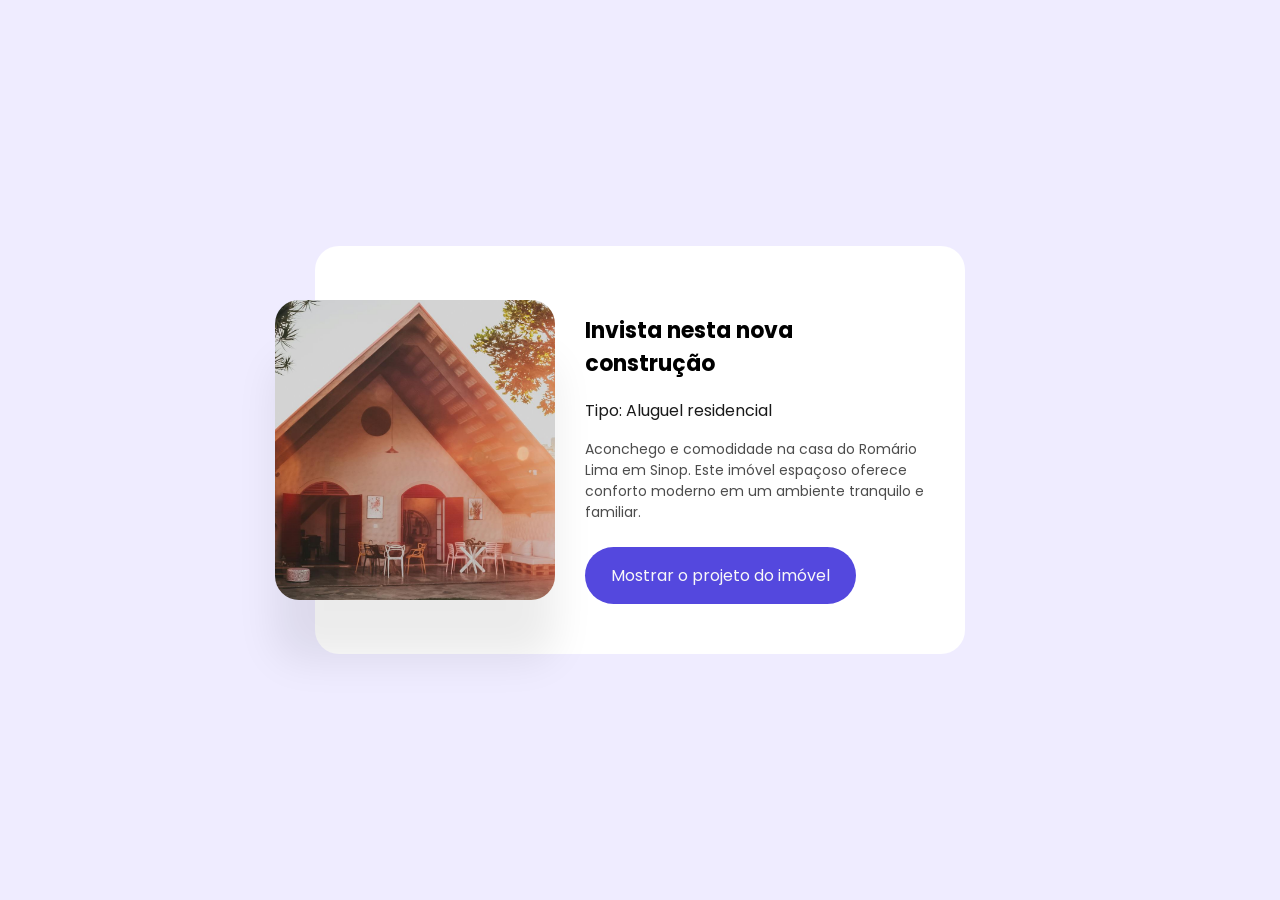
<file: card-1/index.html>
<!DOCTYPE html>
<html lang="pt-br">
  <head>
    <meta charset="UTF-8" />
    <meta http-equiv="X-UA-Compatible" content="IE=edge" />
    <meta name="viewport" content="width=device-width, initial-scale=1.0" />
    <title>Card 1</title>
    <link rel="stylesheet" href="styles.css" />
    <link rel="preconnect" href="https://fonts.googleapis.com" />
    <link rel="preconnect" href="https://fonts.gstatic.com" crossorigin />
    <link
      href="https://fonts.googleapis.com/css2?family=Poppins:wght@300;400;500&display=swap"
      rel="stylesheet"
    />
  </head>
  <body>
    <div class="card">
      <img src="pexels-matheus-bertelli-2980955.jpg" />
      <div>
        <h2>Invista nesta nova construção</h2>
        <h3>Tipo: Aluguel residencial</h3>
        <p>
          Aconchego e comodidade na casa do Romário Lima em Sinop. Este imóvel espaçoso oferece conforto moderno em um ambiente tranquilo e familiar.
        </p>
        <button>Mostrar o projeto do imóvel</button>
      </div>
    </div>
  </body>
</html>
</file>
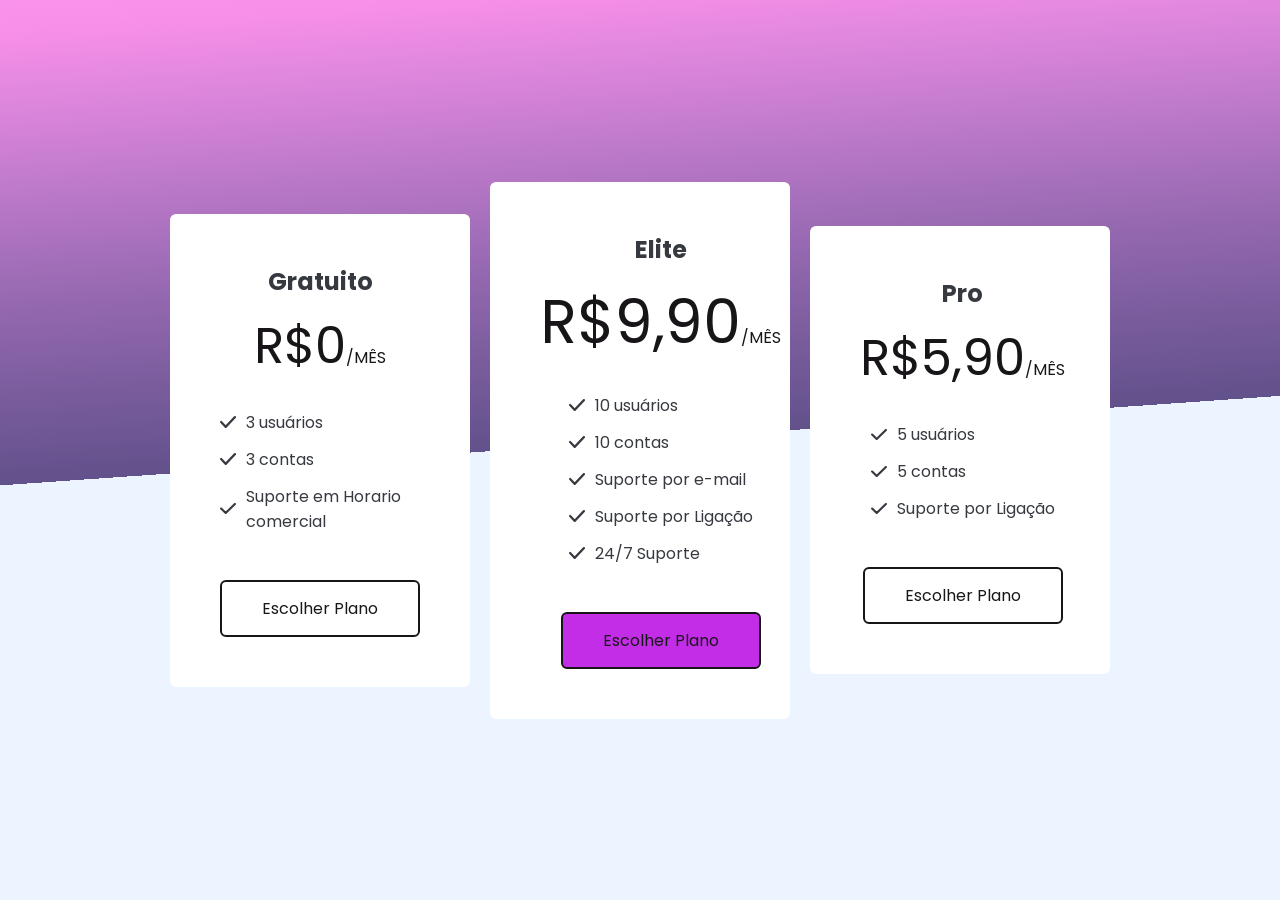
<file: card-2/index.html>
<!DOCTYPE html>
<html lang="pt-br">
  <head>
    <meta charset="UTF-8" />
    <meta http-equiv="X-UA-Compatible" content="IE=edge" />
    <meta name="viewport" content="width=device-width, initial-scale=1.0" />
    <title>Card 2</title>
    <link rel="stylesheet" href="styles.css" />
    <link rel="preconnect" href="https://fonts.googleapis.com" />
    <link rel="preconnect" href="https://fonts.gstatic.com" crossorigin />
    <link
      href="https://fonts.googleapis.com/css2?family=Poppins:wght@300;400;500&display=swap"
      rel="stylesheet"
    />
  </head>
  <body>
    <div class="background"></div>
    <article class="card">
      <h2>Gratuito</h2>
      <var><abbr>R$</abbr>0<small>/MÊS</small></var>
      <ul>
        <li>
          <img src="check.svg" />
          <p>3 usuários</p>
        </li>
        <li>
          <img src="check.svg" />
          <p>3 contas</p>
        </li>
        <li>
          <img src="check.svg" />
          <p>Suporte em Horario comercial</p>
        </li>
      </ul>
      <button>Escolher Plano</button>
    </article>
    <article class="card primary">
      <h2>Elite</h2>
      <var><abbr>R$</abbr>9,90<small>/MÊS</small></var>
      <ul>
        <li>
          <img src="check.svg" />
          <p>10 usuários</p>
        </li>
        <li>
          <img src="check.svg" />
          <p>10 contas</p>
        </li>
        <li>
          <img src="check.svg" />
          <p>Suporte por e-mail</p>
        </li>
        <li>
          <img src="check.svg" />
          <p>Suporte por Ligação</p>
        </li>
        <li>
          <img src="check.svg" />
          <p>24/7 Suporte</p>
        </li>
      </ul>
      <button class="primary">Escolher Plano</button>
    </article>
    <article class="card">
      <h2>Pro</h2>
      <var><abbr>R$</abbr>5,90<small>/MÊS</small></var>
      <ul>
        <li>
          <img src="check.svg" />
          <p>5 usuários</p>
        </li>
        <li>
          <img src="check.svg" />
          <p>5 contas</p>
        </li>
        <li>
          <img src="check.svg" />
          <p>Suporte por Ligação</p>
        </li>
      </ul>
      <button>Escolher Plano</button>
    </article>
  </body>
</html>
</file>
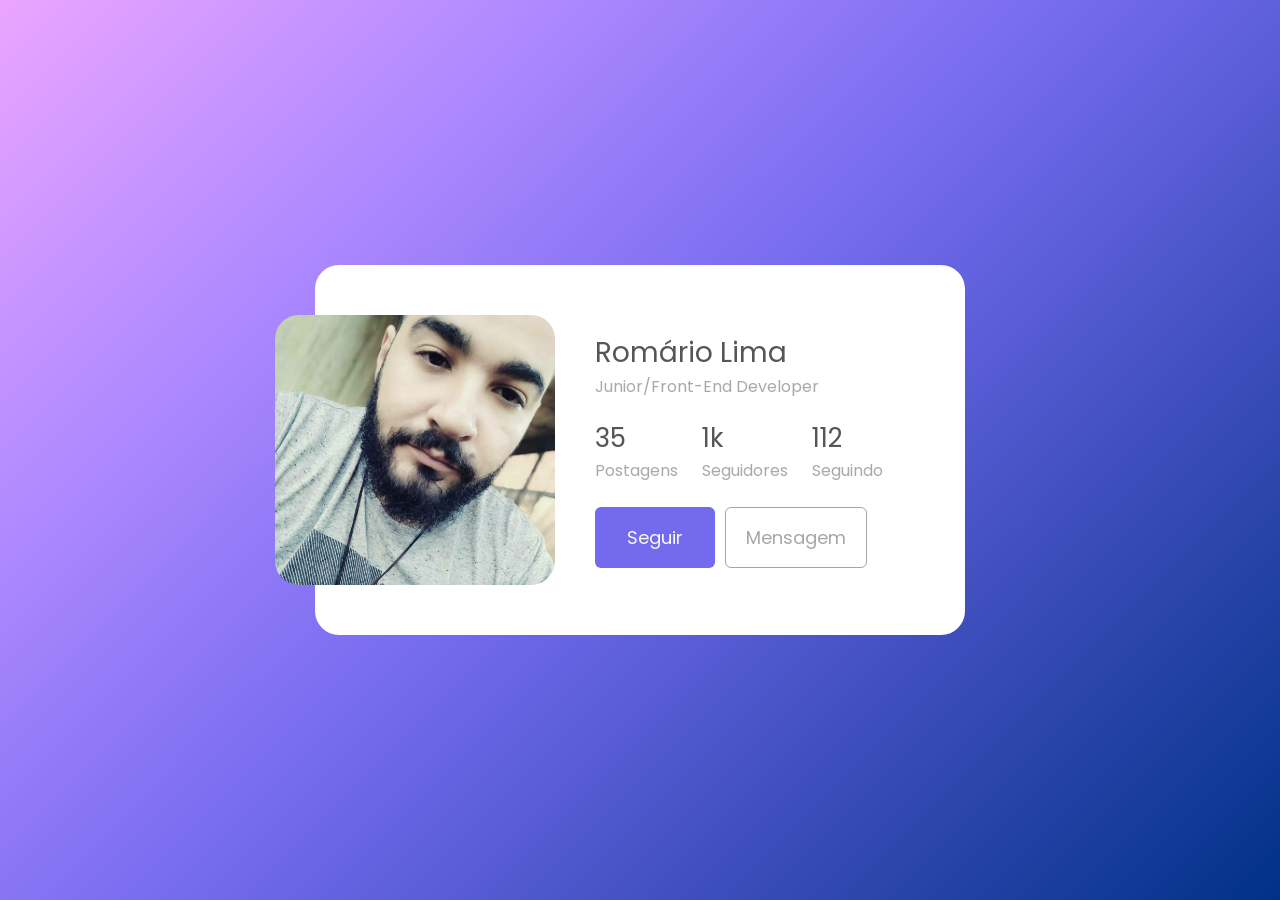
<file: card-3/index.html>
<!DOCTYPE html>
<html lang="Pt-br">
  <head>
    <meta charset="UTF-8" />
    <meta http-equiv="X-UA-Compatible" content="IE=edge" />
    <meta name="viewport" content="width=device-width, initial-scale=1.0" />
    <title>Card 1</title>
    <link rel="stylesheet" href="styles.css" />
    <link rel="preconnect" href="https://fonts.googleapis.com" />
    <link rel="preconnect" href="https://fonts.gstatic.com" crossorigin />
    <link
      href="https://fonts.googleapis.com/css2?family=Poppins:wght@300;400;500&display=swap"
      rel="stylesheet"
    />
  </head>
  <body>
    <div class="card">
      <img src="profile-img.jpeg" />
      <div>
        <h2>Romário Lima</h2>
        <h3>Junior/Front-End Developer</h3>
        <ul class="stats">
          <li>
            <var>35</var>
            <label>Postagens</label>
          </li>
          <li>
            <var>1k</var>
            <label>Seguidores</label>
          </li>
          <li>
            <var>112</var>
            <label>Seguindo</label>
          </li>
        </ul>
        <nav class="buttons">
          <button class="primary">Seguir</button>
          <button>Mensagem</button>
        </nav>
      </div>
    </div>
  </body>
</html>
</file>
<file: card-1/styles.css>
body,
html {
  height: 100%;
}

* {
  box-sizing: border-box;
}

body {
  display: flex;
  align-items: center;
  justify-content: center;
  margin: 0;
  background: #efecff;
  background-size: 16px 16px;
  font-family: "Euclid Circular A", "Poppins";
}

.card {
  display: flex;
  align-items: center;
  width: 75vw;
  max-width: 650px;
  padding: 50px 30px 50px 20px;
  background: #ffffff;
  border-radius: 24px;
}

.card img {
  max-width: 280px;
  width: 28vw;
  height: 300px;
  object-fit: cover;
  margin-left: -60px;
  margin-right: 30px;
  border-radius: inherit;
  box-shadow: 0 60px 40px rgb(0 0 0 / 8%);
}

.card h2 {
  font-size: 22px;
  margin-right: 30px;
}

.card h3 {
  font-size: 16px;
  font-weight: 400;
  color: rgb(0 0 0 / 90%);
}

.card p {
  font-size: 14px;
  font-weight: 400;
  color: rgb(0 0 0 / 70%);
  margin-bottom: 24px;
}

.card button {
  border: 0;
  background: linear-gradient(90deg, #5448de, #5448de);
  color: #f8f8f8;
  font-family: inherit;
  padding: 16px 26px;
  font-size: 16px;
  border-radius: 40px;
}

@media (width <= 740px) {
  .card {
    margin: 0 40px;
    padding-left: 50px;
    padding-right: 50px;
    width: 100%;
    text-align: center;
    flex-direction: column;
  }

  .card h2 {
    margin-right: 0;
    font-size: 26px;
  }

  .card img {
    margin: -100px 0 30px 0;
    width: 100%;
    max-width: 1000px;
  }
}
</file>
<file: card-2/styles.css>
* {
  box-sizing: border-box;
}

body {
  display: flex;
  align-items: center;
  justify-content: center;
  flex-direction: column;
  gap: 20px;
  padding: 60px 0;
  margin: 0;
  color: #36393f;
  background: #ecf4ff;
  background-size: 16px 16px;
  font-family: "Euclid Circular A", "Poppins";
}

.background {
  position: fixed;
  z-index: -1;
  top: -100px;
  left: -100px;
  right: -100px;
  height: 60vh;
  rotate: -4deg;
  background-image: linear-gradient(180deg, #ff99f4 0, #f78fe8 16.67%, #d683d9 33.33%, #b576c5 50%, #9568b0 66.67%, #7a5c9d 83.33%, #62518b 100%);
}

.card {
  display: grid;
  place-items: center;
  gap: 10px;
  order: 2;
  width: 75%;
  margin: 0 auto;
  border-radius: 6px;
  padding: 50px;
  background: #ffffff;
  font-size: 125%;
}

.card.primary {
  order: 1;
}

.card.primary var {
  font-size: 60px;
}

@media (width >= 660px) {
  .card {
    width: 60vw;
  }
}

@media (width >= 960px) {
  body {
    padding: 0;
    flex-direction: row;
  }

  body,
  html {
    height: 100%;
  }

  .card {
    width: 300px;
    max-width: 300px;
    margin: 0;
    font-size: 100%;
  }

  .card.primary {
    order: 2;
  }
}

p,
h2 {
  margin: 0;
}

.card var {
  color: #171518;
  font-weight: 400;
  font-size: 50px;
  font-style: normal;
  margin-bottom: 10px;
}

.card var small {
  font-size: 16px;
}

ul {
  list-style: none;
  padding: 0;
  margin: 0 0 30px;
}

ul li {
  display: flex;
  gap: 10px;
  align-items: center;
  padding: 6px 0;
}

ul li img {
  width: 16px;
}

.card button {
  display: grid;
  place-items: center;
  min-width: 200px;
  padding: 14px 0;
  border-radius: 6px;
  border: 2px solid #171518;
  background: transparent;
  color: #181717;
  font-size: inherit;
  font-family: inherit;
}

.card button.primary {
  background: #C32DE7;
  color: #181717;
}
</file>
<file: card-3/styles.css>
body,
html {
  height: 100%;
}

* {
  box-sizing: border-box;
}

body {
  display: flex;
  align-items: center;
  justify-content: center;
  margin: 0;
  background-image: linear-gradient(135deg, #eba5ff 0, #af89ff 25%, #736aee 50%, #394cb8 75%, #003187 100%);
  color: #575556;
  font-family: "Euclid Circular A", "Poppins";
}

.card {
  display: flex;
  align-items: center;
  width: 75vw;
  max-width: 650px;
  padding: 50px 30px 50px 20px;
  background: #ffffff;
  border-radius: 24px;
}

.card img {
  max-width: 280px;
  width: 32vw;
  height: 270px;
  object-fit: cover;
  margin-left: -60px;
  margin-right: 40px;
  border-radius: inherit;
}

.card h2 {
  font-size: 28px;
  font-weight: 400;
  margin: 0;
}

.card h3 {
  font-size: 16px;
  font-weight: 400;
  opacity: 0.5;
  margin: 0 0 20px;
}

.card p {
  font-size: 14px;
  font-weight: 400;
  color: rgb(0 0 0 / 70%);
  margin-bottom: 24px;
}

.card .buttons {
  display: inline-flex;
  gap: 10px;
}

.card button {
  border: 1px solid #a7a7a7;
  background: transparent;
  color: #a7a7a7;
  font-family: inherit;
  padding: 16px 20px;
  font-size: 18px;
  border-radius: 6px;
  min-width: 120px;
}

.card button.primary {
  background: #746AEE;
  color: #f9f9f9;
  border: 0;
}

@media (width <= 720px) {
  .card {
    margin: 0 40px;
    padding-left: 50px;
    padding-right: 50px;
    width: 100%;
    text-align: center;
    flex-direction: column;
  }

  .card h2 {
    font-size: 30px;
  }

  .card img {
    margin: -100px 0 30px 0;
    width: 100%;
    max-width: 1000px;
  }

  .card .stats var {
    min-width: 90px;
  }

  .card button {
    min-width: 160px;
  }
}

.card .stats {
  display: flex;
  gap: 24px;
  list-style: none;
  margin: 0 0 24px;
  padding: 0;
}

.card .stats var {
  display: block;
  font-style: normal;
  font-size: 26px;
}

.card .stats label {
  opacity: 0.5;
}
</file>
